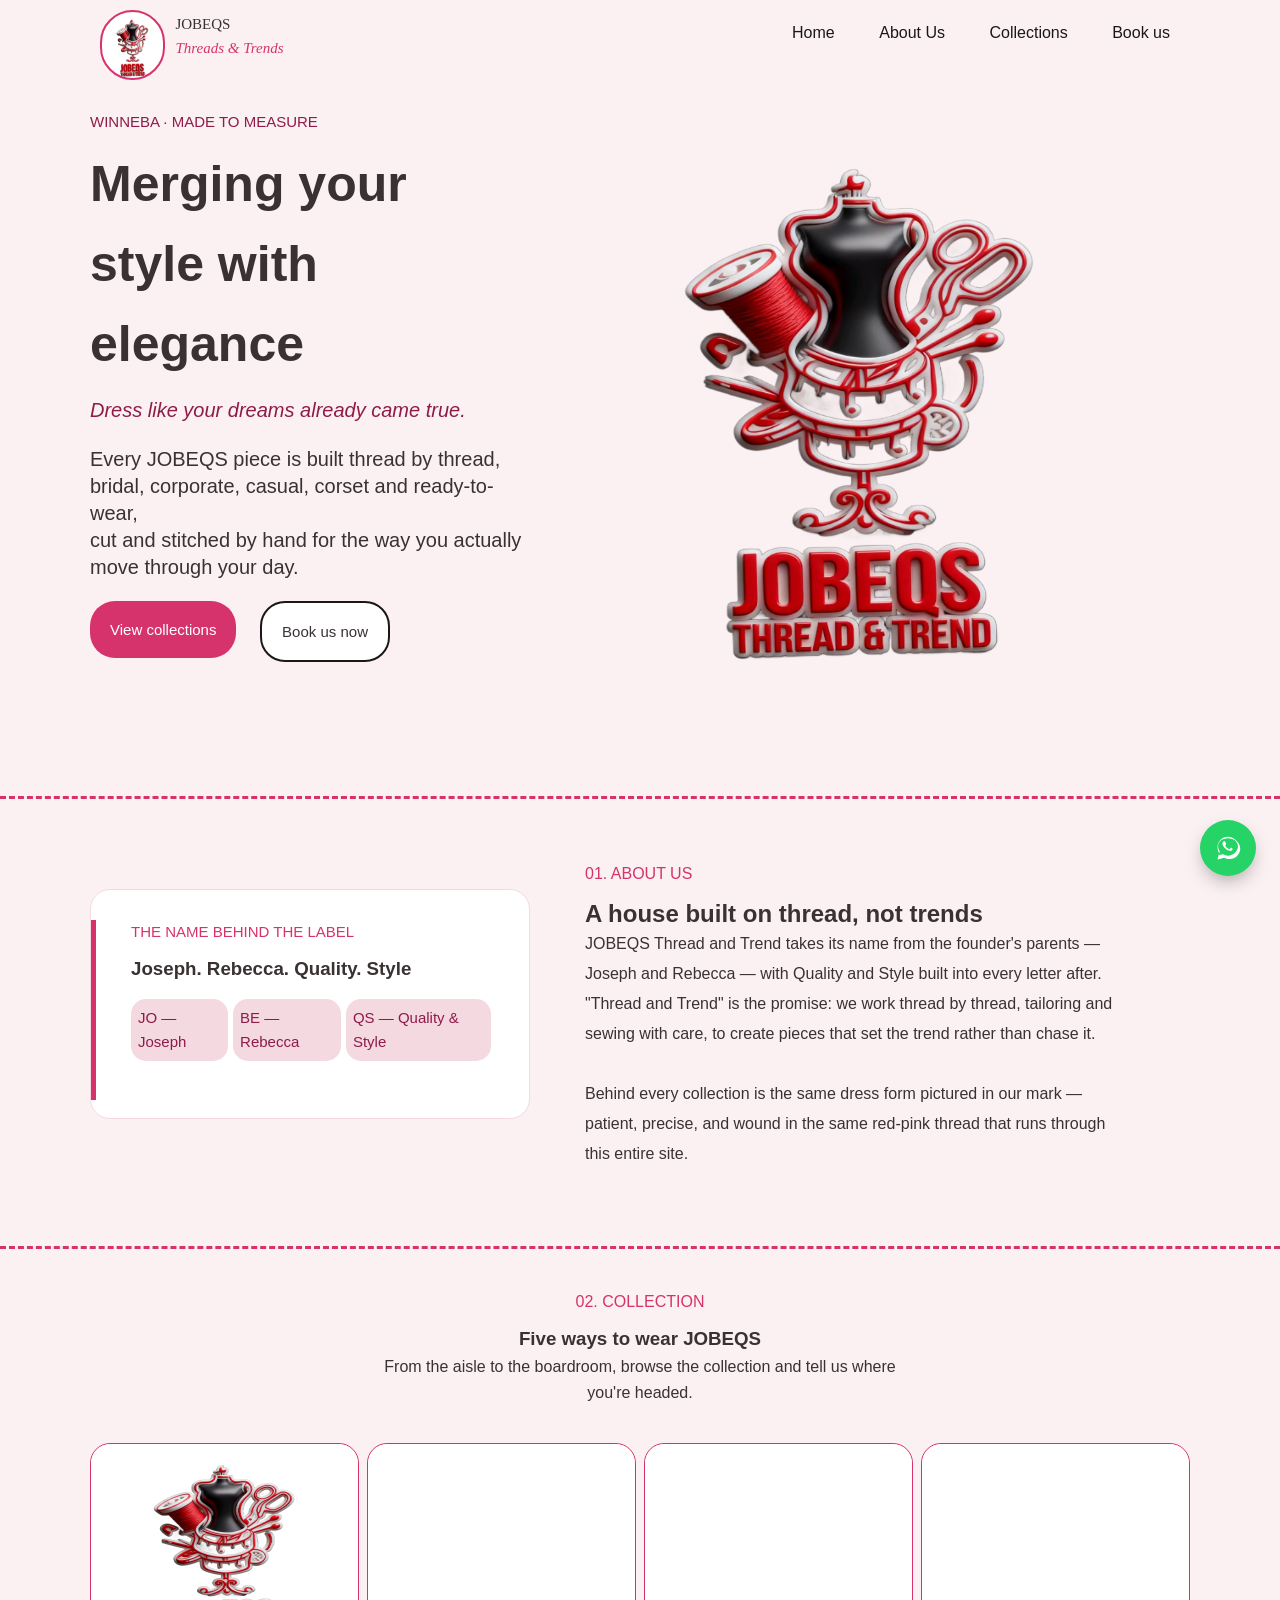
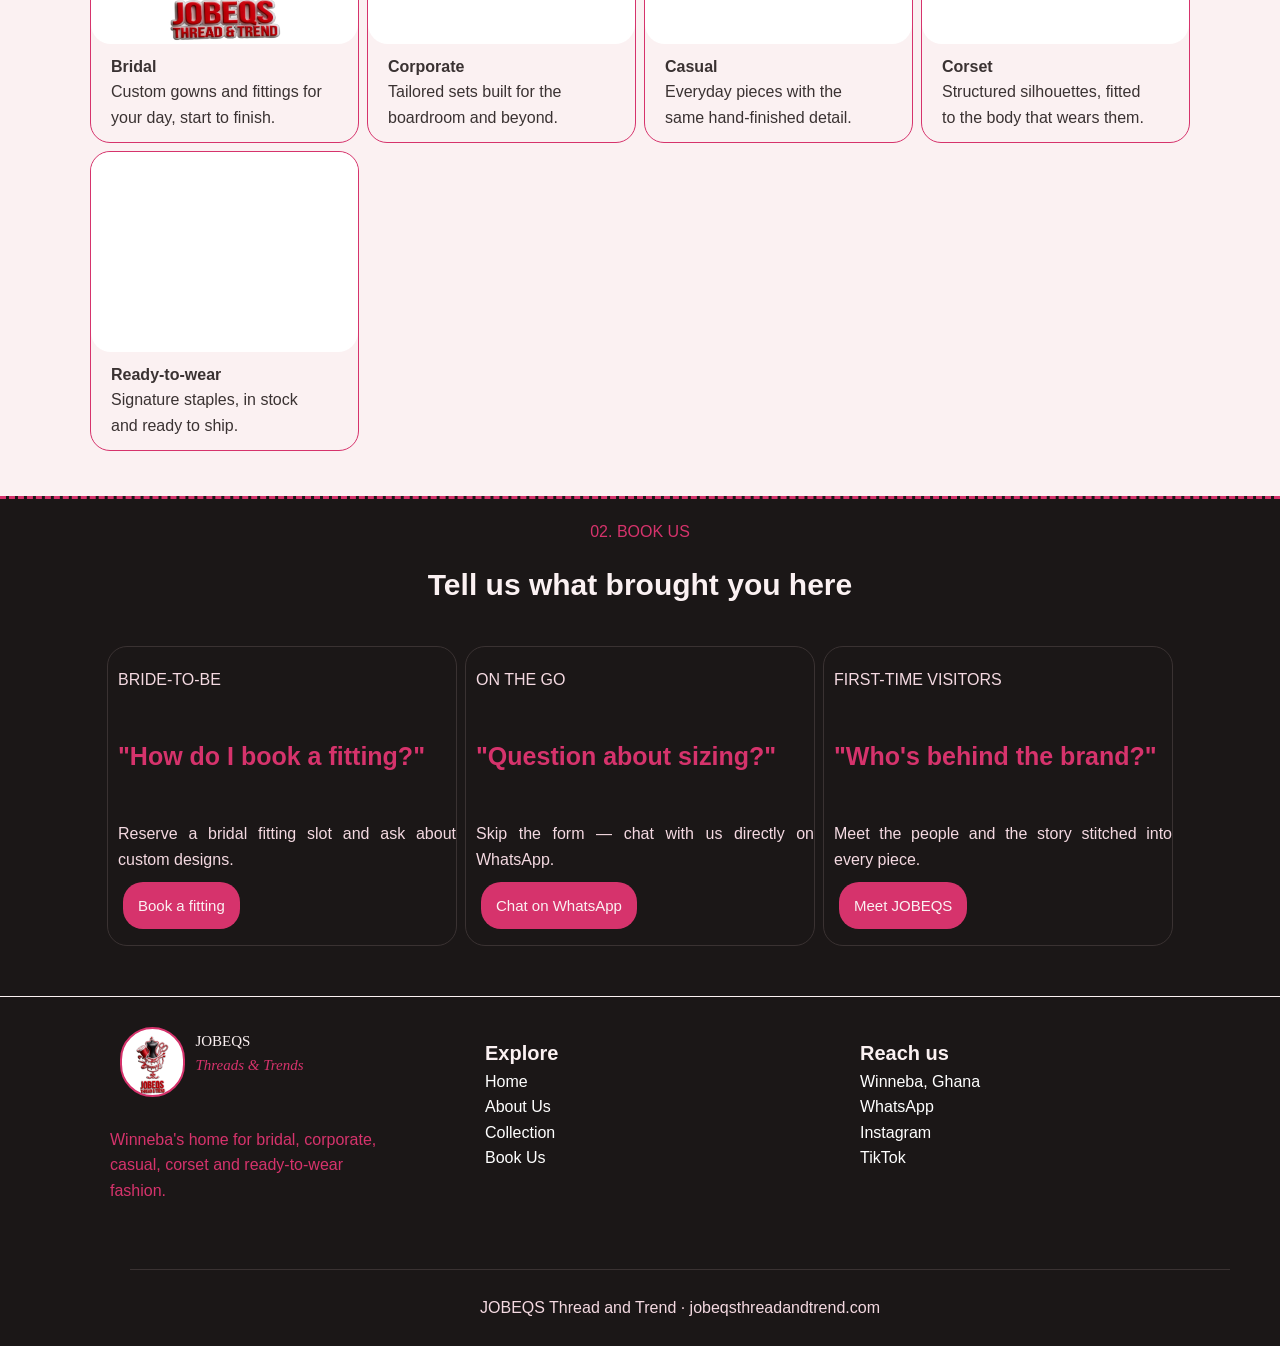
<file: index.html>
<!DOCTYPE html>
<html lang="en">
<head>
    <meta charset="UTF-8">
    <meta name="viewport" content="width=device-width, initial-scale=1.0">
    <meta name="author" content="Samuel Motey Howard">
    <meta name="description" content="JOBEQS Thread Trend — Winneba's bridal boutique, also crafting elegant ready-to-wear, corset & corporate fashion">
    <title>JOBEQS Thread & Trends</title>
    <link rel="stylesheet" href="styles/index.css">
    <link rel="stylesheet" href="styles/index-mini.css">
    <script src="scripts/fashion-nav.js" defer></script>

    <link rel="preconnect" href="https://fonts.googleapis.com">
    <link rel="preconnect" href="https://fonts.gstatic.com" crossorigin>
    <link href="https://fonts.googleapis.com/css2?family=Roboto:ital,wght@0,100..900;1,100..900&display=swap" rel="stylesheet">
</head>
<body>
    <header>
        <div class="fullcontainer">
            <div class="logo">
                <img src="images/20260605_090906.png" alt="jobeqes logo">
                <span>
                    JOBEQS <br>
                    <span class="brand">Threads &amp; Trends</span>
                </span>
            </div>
            
            <div class="nav">
                <a href="#home">Home</a>
                <a href="#aboutus">About Us</a>
                <a href="#collections">Collections</a>
                <a href="#bookus">Book us</a>
            </div>

            <button class="hamburger" aria-label="Toogle Menu" aria-expanded="false">
                <span></span>
                <span></span>
                <span></span>
            </button>
        </div>
    </header>



    <main>
        <section class="home" id="home">
            <div class="fullcontainer">
                <div class="homeinfo">
                    <p class="hometop">
                        WINNEBA &middot; MADE TO MEASURE
                    </p>
                
                    <h1>Merging your <br>
                        style with <br>
                        elegance
                    </h1>
                
                    <p class="homebottom">
                        Dress like your dreams already came true.
                    </p>
                
                    <article>
                        Every JOBEQS piece is built thread by thread, <br>bridal, corporate, casual, corset and ready-to-wear,<br>cut
                        and
                        stitched by
                        hand for the way you actually <br>move through your day.
                    </article>
                
                    <div class="buttons">
                        <a href="#collections" class="viewcollection">
                            <button>View collections</button>
                        </a>
                
                        <a href="#bookus" class="bookfitting">
                            <button>Book us now</button>
                        </a>
                    </div>
                </div>
                
                
                <div class="homeimage">
                    <img src="images/20260605_090906.png" alt="image">
                </div>
            </div>
        </section>
        <br>
        <section class="aboutus" id="aboutus">
            <div class="fullcontainer">
                <div class="fullcontainer">
                    <div class="labelbox">
                        <div class="label">
                            <p class="sectiontitle">THE NAME BEHIND THE LABEL</p>
                            <h3>Joseph. Rebecca. Quality. Style</h3>
                            <span>
                                <p>JO — Joseph</p>
                                <p>BE — Rebecca</p>
                                <p>QS — Quality & Style</p>
                            </span>
                        </div>
                    </div>
                
                    <div class="labelinfo">
                        <p class="sectiontitle">01. ABOUT US</p>
                        <h2>A house built on thread, not trends</h2>
                        <p>JOBEQS Thread and Trend takes its name from the founder's parents — <br>Joseph and Rebecca — with Quality and
                            Style built
                            into every letter after. <br>"Thread and Trend" is the promise: we work thread by thread, tailoring and
                            <br>sewing with care, to
                            create pieces that set the trend rather than chase it.
                            <br><br>
                            Behind every collection is the same dress form pictured in our mark — <br>patient, precise, and wound in the
                            same red-pink
                            thread that runs through <br>this entire site.
                        </p>
                    </div>
                </div>
            </div>
        </section>

        <section class="collections" id="collections">
            <div class="fullcontainer">
                <div class="collectioninfo">
                    <p class="sectiontitle">02. COLLECTION</p>
                    <h3>Five ways to wear JOBEQS</h3>
                    <p>From the aisle to the boardroom, browse the collection and tell us where <br>you're headed.</p>
                </div>
                
                <div class="products">
                    <div class="productcat">
                        <a href="collection-bridal.html">
                            <div class="productimage">
                                <img src="images/20260605_090906.png" alt="image photo">
                            </div>
                            <div class="productinfo">
                                <h4>Bridal</h4>
                                <p>Custom gowns and fittings for <br>your day, start to finish.</p>
                            </div>
                        </a>
                    </div>
                
                    <div class="productcat">
                        <a href="#">
                            <div class="productimage"></div>
                            <div class="productinfo">
                                <h4>Corporate</h4>
                                <p>Tailored sets built for the <br>boardroom and beyond.</p>
                            </div>
                        </a>
                    </div>
                
                    <div class="productcat">
                        <a href="#">
                            <div class="productimage"></div>
                            <div class="productinfo">
                                <h4>Casual</h4>
                                <p>Everyday pieces with the <br>same hand-finished detail.</p>
                            </div>
                        </a>
                    </div>
                
                    <div class="productcat">
                        <a href="#">
                            <div class="productimage"></div>
                            <div class="productinfo">
                                <h4>Corset</h4>
                                <p>Structured silhouettes, fitted <br>to the body that wears them.</p>
                            </div>
                        </a>
                    </div>
                
                    <div class="productcat">
                        <a href="#">
                            <div class="productimage"></div>
                            <div class="productinfo">
                                <h4>Ready-to-wear</h4>
                                <p>Signature staples, in stock <br>and ready to ship.</p>
                            </div>
                        </a>
                    </div>
                </div>
            </div>
        </section>

        <section class="bookus" id="bookus">
            <div class="fullcontainer">
                <p class="sectiontitle">02. BOOK US</p>
                <h3>Tell us what brought you here</h3>
                
                <div class="bookusdiv">
                    <div class="bookusinfo">
                        <p>BRIDE-TO-BE</p>
                        <h3>"How do I book a fitting?"</h3>
                        <p class="bookus-details">Reserve a bridal fitting slot and ask about custom designs.</p>
                        <a href="#">
                            <button>Book a fitting</button>
                        </a>
                    </div>
                
                
                    <div class="bookusinfo">
                        <p>ON THE GO</p>
                        <h3>"Question about sizing?"</h3>
                        <p class="bookus-details">Skip the form — chat with us directly on WhatsApp.</p>
                        <a href="#">
                            <button>Chat on WhatsApp</button>
                        </a>
                    </div>
                
                
                    <div class="bookusinfo">
                        <p>FIRST-TIME VISITORS</p>
                        <h3>"Who's behind the brand?"</h3>
                        <p class="bookus-details">Meet the people and the story stitched into every piece.</p>
                        <a href="#">
                            <button>Meet JOBEQS</button>
                        </a>
                    </div>
                </div>
            </div>
        </section>
    </main>
    

    <footer>
        <section>
            <div class="fullcontainer">
                <div class="footerdiv">
                    <div class="logo">
                        <img src="images/20260605_090906.png" alt="jobeqes logo">
                        <span>
                            JOBEQS <br>
                            <span class="brand">Threads &amp; Trends</span>
                        </span>
                    </div>
                
                    <p>
                        Winneba's home for bridal, corporate,<br>casual, corset and ready-to-wear <br> fashion.
                    </p>
                </div>
                
                <div class="footerdiv">
                    <p class="foot-title">Explore</p>
                    <ul>
                        <a href="#">Home</a>
                        <a href="#">About Us</a>
                        <a href="#">Collection</a>
                        <a href="#">Book Us</a>
                    </ul>
                </div>
                
                <div class="footerdiv">
                    <p class="foot-title">Reach us</p>
                    <ul>
                        <a href="#">Winneba, Ghana</a>
                        <a href="#">WhatsApp</a>
                        <a href="#">Instagram</a>
                        <a href="#">TikTok</a>
                    </ul>
                </div>
                </section>
                
                <div class="footer-email">
                    <p>JOBEQS Thread and Trend · <a href="#">jobeqsthreadandtrend.com</a></p>
                </div>
            </div>
    </footer>
    <a href="https://wa.me/233XXXXXXXXX?text=Hi%20JOBEQS%2C%20I%27d%20like%20to%20enquire%20about..." class="whatsapp-fab"
        target="_blank" rel="noopener" aria-label="Chat with JOBEQS on WhatsApp">
        <svg viewBox="0 0 32 32" width="28" height="28" fill="white">
            <path
                d="M16 3C9.4 3 4 8.4 4 15c0 2.4.7 4.6 1.9 6.5L4 29l7.7-1.9c1.8 1 3.9 1.5 6.3 1.5 6.6 0 12-5.4 12-12S22.6 3 16 3zm0 21.8c-2.1 0-4-.6-5.6-1.6l-.4-.2-4.6 1.2 1.2-4.5-.3-.4C5.2 17.5 4.6 15.8 4.6 14 4.6 8.9 9.7 4.8 16 4.8S27.4 8.9 27.4 14 22.3 24.8 16 24.8zm6.1-8.1c-.3-.2-2-1-2.3-1.1-.3-.1-.5-.2-.7.2-.2.3-.8 1.1-1 1.3-.2.2-.4.2-.7.1-.3-.2-1.4-.5-2.6-1.6-1-.9-1.6-2-1.8-2.3-.2-.3 0-.5.1-.6.1-.1.3-.4.4-.5.1-.2.2-.3.3-.5.1-.2 0-.4 0-.5-.1-.2-.7-1.7-1-2.3-.3-.6-.5-.5-.7-.5h-.6c-.2 0-.5.1-.8.4-.3.3-1 1-1 2.4s1 2.8 1.2 3c.1.2 2 3.1 4.9 4.3.7.3 1.2.5 1.6.6.7.2 1.3.2 1.8.1.5-.1 1.6-.6 1.8-1.3.2-.6.2-1.2.2-1.3-.1-.1-.3-.2-.6-.3z" />
        </svg>
    </a>
</body>
</html>
</file>
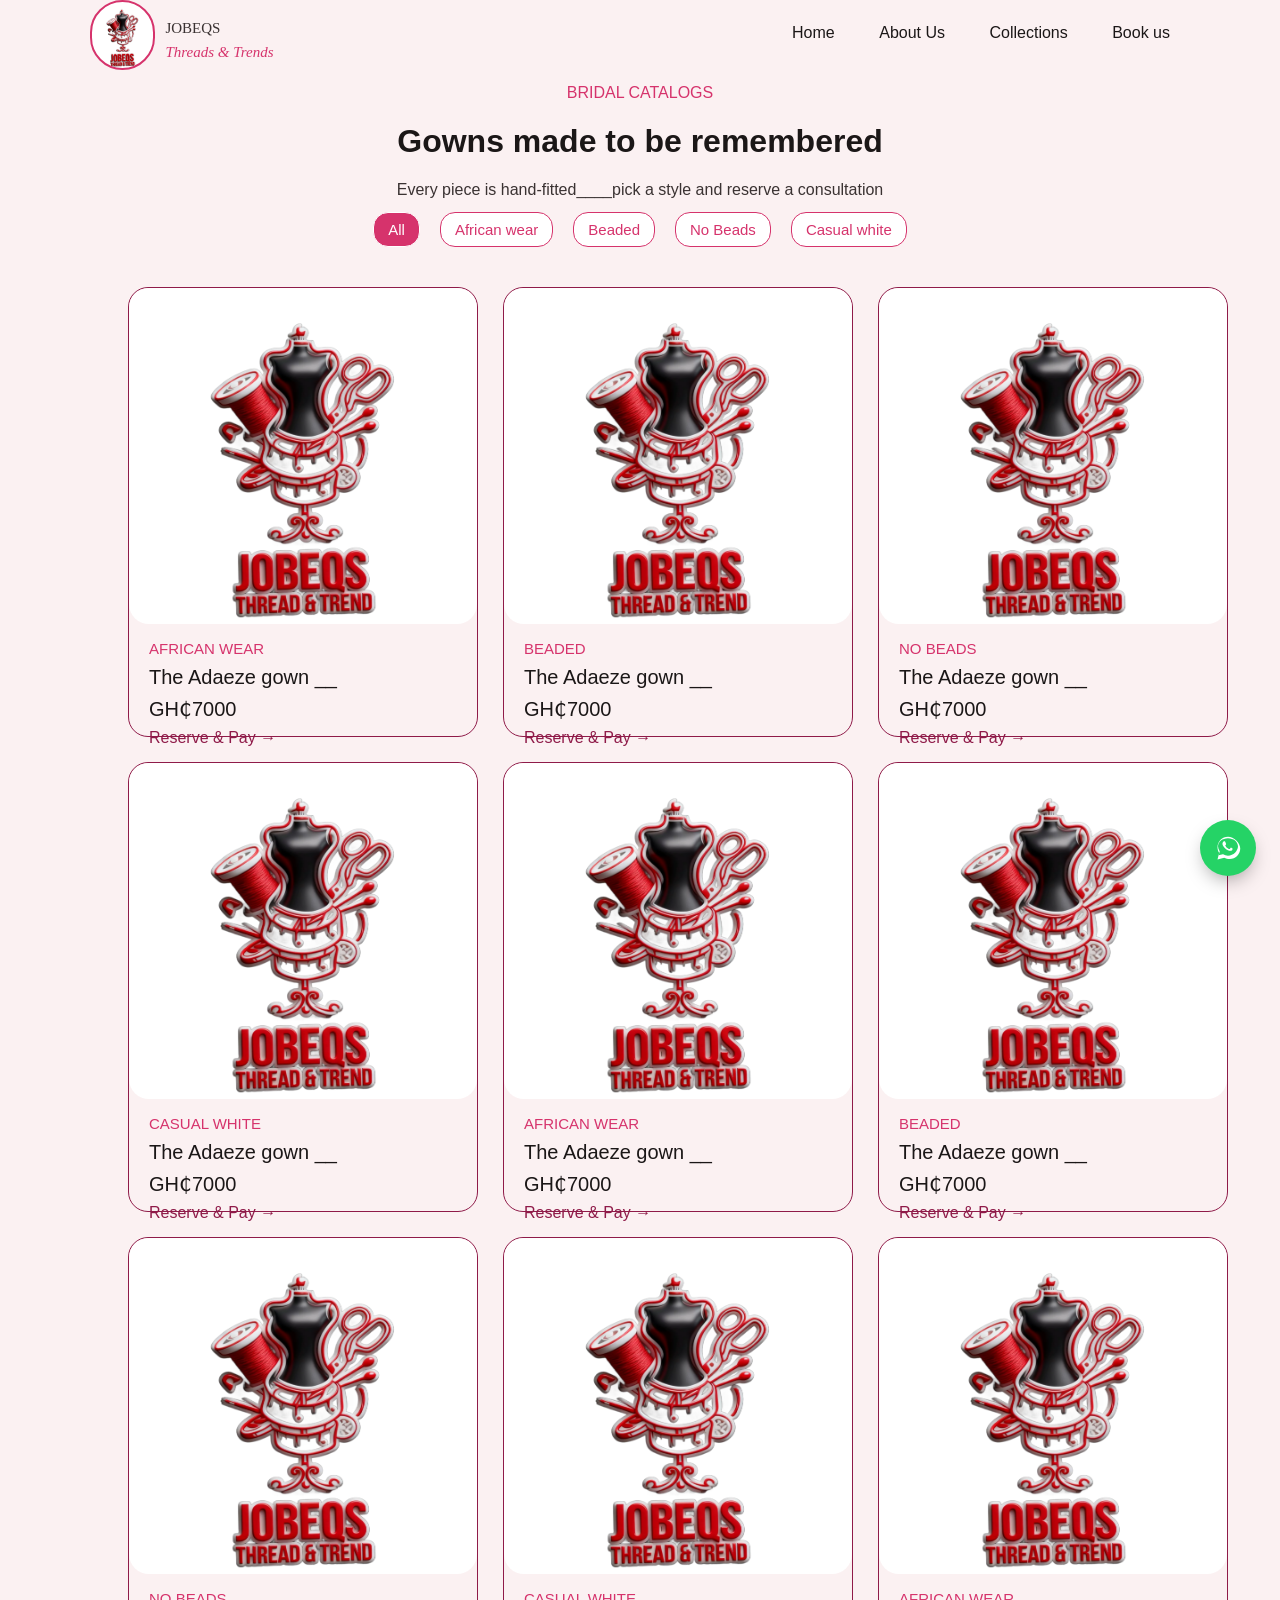
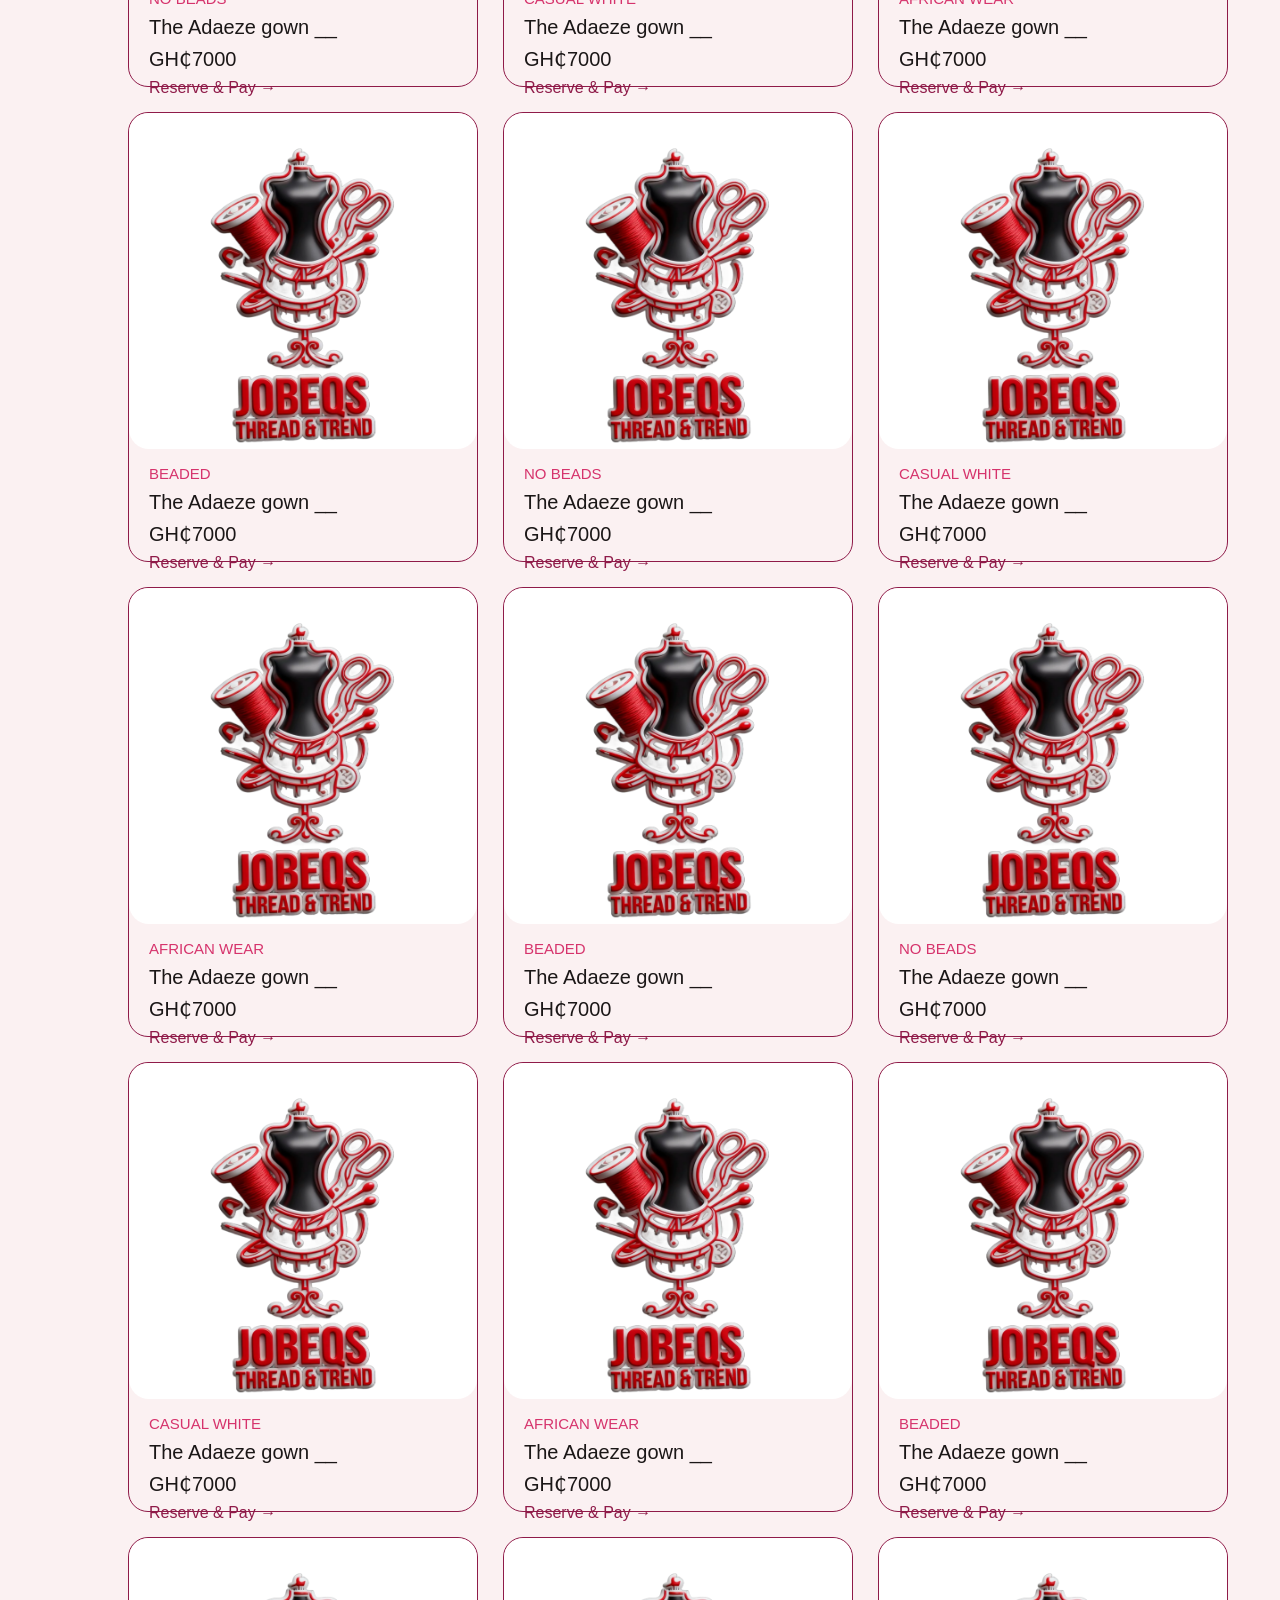
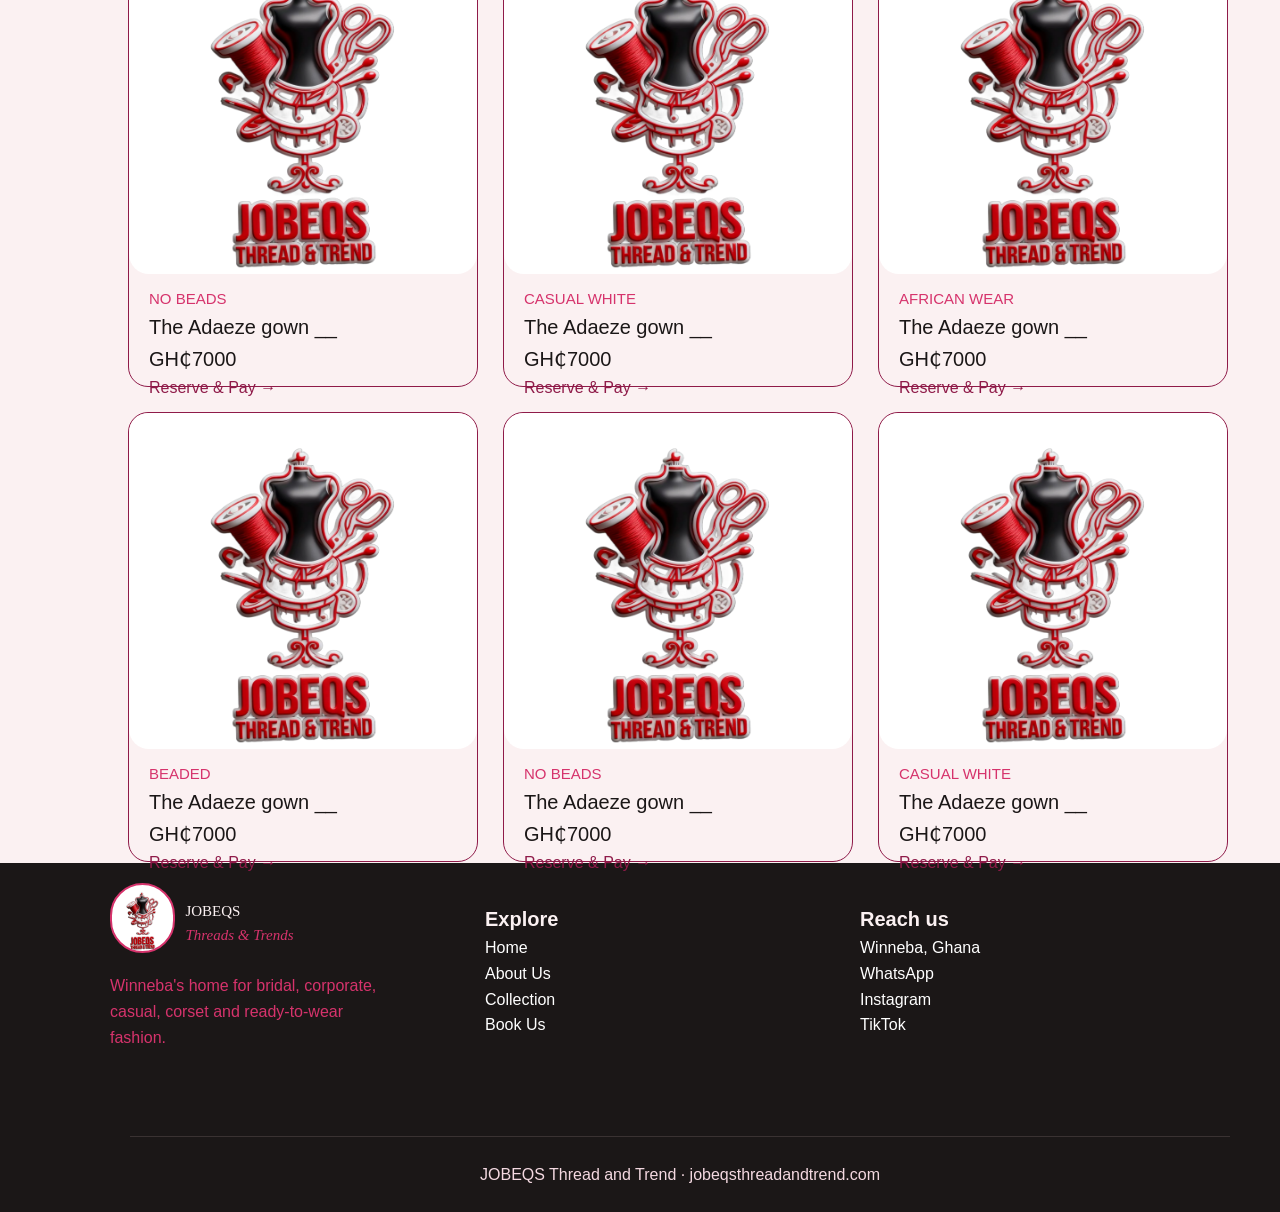
<file: collection-bridal.html>
<!DOCTYPE html>
<html lang="en">
<head>
    <meta charset="UTF-8">
    <meta name="viewport" content="width=device-width, initial-scale=1.0">
    <meta name="author" content="Samuel Motey Howard">
    <meta name="description" content="A collection of all dresses with their respective prices">
    <title>Collections</title>
    <link rel="stylesheet" href="styles/collection-bridal.css">
    <link rel="stylesheet" href="styles/collection-bridal-mini.css">
    <script src="scripts/collection-bridal.js" defer></script>
    <script src="scripts/fashion-nav.js"></script>
</head>
<body>
    <header>
        <div class="fullcontainer">
            <div class="logo">
                <img src="images/20260605_090906.png" alt="jobeqes logo">
                <span>
                    JOBEQS <br>
                    <span class="brand">Threads &amp; Trends</span>
                </span>
            </div>
    
            <div class="nav">
                <a href="#home">Home</a>
                <a href="#aboutus">About Us</a>
                <a href="#collections">Collections</a>
                <a href="#bookus">Book us</a>
            </div>

            <button class="hamburger" aria-label="Toogle Menu" aria-expanded="false">
                <span></span>
                <span></span>
                <span></span>
            </button>
        </div>
    </header>

    <main>
        <div class="bridalintro">
            <p class="sectiontitle">BRIDAL CATALOGS</p>
            <h1>Gowns made to be remembered</h1>
            <p>Every piece is hand-fitted____pick a style and reserve a consultation</p>
            <div class="sort-out">
                <button class="chip active" data-filter="all">All</button>
                <button class="chip" data-filter="african-wear">African wear</button>
                <button class="chip" data-filter="beaded">Beaded</button>
                <button class="chip" data-filter="no-beads">No Beads</button>
                <button class="chip" data-filter="casual-white">Casual white</button>
            </div>
        </div>

        <div class="bridal-content">
            <div class="dress" data-category="african-wear">
                <img src="images/20260605_090906.png" alt="dress image">
                <div class="dress-info">
                    <p class="dress-title">AFRICAN WEAR</p>
                    <p>The Adaeze gown __ GH₵7000</p>
                    <a href="#">Reserve &amp; Pay &rarr;</a>
                </div>
            </div>

            <div class="dress" data-category="beaded">
                <img src="images/20260605_090906.png" alt="dress image">
                <div class="dress-info">
                    <p class="dress-title">BEADED</p>
                    <p>The Adaeze gown __ GH₵7000</p>
                    <a href="#">Reserve &amp; Pay &rarr;</a>
                </div>
            </div>

            <div class="dress" data-category="no-beads">
                <img src="images/20260605_090906.png" alt="dress image">
                <div class="dress-info">
                    <p class="dress-title">NO BEADS</p>
                    <p>The Adaeze gown __ GH₵7000</p>
                    <a href="#">Reserve &amp; Pay &rarr;</a>
                </div>
            </div>

            <div class="dress" data-category="casual-white">
                <img src="images/20260605_090906.png" alt="dress image">
                <div class="dress-info">
                    <p class="dress-title">CASUAL WHITE</p>
                    <p>The Adaeze gown __ GH₵7000</p>
                    <a href="#">Reserve &amp; Pay &rarr;</a>
                </div>
            </div>

            <div class="dress" data-category="african-wear">
                <img src="images/20260605_090906.png" alt="dress image">
                <div class="dress-info">
                    <p class="dress-title">AFRICAN WEAR</p>
                    <p>The Adaeze gown __ GH₵7000</p>
                    <a href="#">Reserve &amp; Pay &rarr;</a>
                </div>
            </div>
            
            <div class="dress" data-category="beaded">
                <img src="images/20260605_090906.png" alt="dress image">
                <div class="dress-info">
                    <p class="dress-title">BEADED</p>
                    <p>The Adaeze gown __ GH₵7000</p>
                    <a href="#">Reserve &amp; Pay &rarr;</a>
                </div>
            </div>
            
            <div class="dress" data-category="no-beads">
                <img src="images/20260605_090906.png" alt="dress image">
                <div class="dress-info">
                    <p class="dress-title">NO BEADS</p>
                    <p>The Adaeze gown __ GH₵7000</p>
                    <a href="#">Reserve &amp; Pay &rarr;</a>
                </div>
            </div>
            
            <div class="dress" data-category="casual-white">
                <img src="images/20260605_090906.png" alt="dress image">
                <div class="dress-info">
                    <p class="dress-title">CASUAL WHITE</p>
                    <p>The Adaeze gown __ GH₵7000</p>
                    <a href="#">Reserve &amp; Pay &rarr;</a>
                </div>
            </div>

            <div class="dress" data-category="african-wear">
                <img src="images/20260605_090906.png" alt="dress image">
                <div class="dress-info">
                    <p class="dress-title">AFRICAN WEAR</p>
                    <p>The Adaeze gown __ GH₵7000</p>
                    <a href="#">Reserve &amp; Pay &rarr;</a>
                </div>
            </div>
            
            <div class="dress" data-category="beaded">
                <img src="images/20260605_090906.png" alt="dress image">
                <div class="dress-info">
                    <p class="dress-title">BEADED</p>
                    <p>The Adaeze gown __ GH₵7000</p>
                    <a href="#">Reserve &amp; Pay &rarr;</a>
                </div>
            </div>
            
            <div class="dress" data-category="no-beads">
                <img src="images/20260605_090906.png" alt="dress image">
                <div class="dress-info">
                    <p class="dress-title">NO BEADS</p>
                    <p>The Adaeze gown __ GH₵7000</p>
                    <a href="#">Reserve &amp; Pay &rarr;</a>
                </div>
            </div>
            
            <div class="dress" data-category="casual-white">
                <img src="images/20260605_090906.png" alt="dress image">
                <div class="dress-info">
                    <p class="dress-title">CASUAL WHITE</p>
                    <p>The Adaeze gown __ GH₵7000</p>
                    <a href="#">Reserve &amp; Pay &rarr;</a>
                </div>
            </div>

            <div class="dress" data-category="african-wear">
                <img src="images/20260605_090906.png" alt="dress image">
                <div class="dress-info">
                    <p class="dress-title">AFRICAN WEAR</p>
                    <p>The Adaeze gown __ GH₵7000</p>
                    <a href="#">Reserve &amp; Pay &rarr;</a>
                </div>
            </div>
            
            <div class="dress" data-category="beaded">
                <img src="images/20260605_090906.png" alt="dress image">
                <div class="dress-info">
                    <p class="dress-title">BEADED</p>
                    <p>The Adaeze gown __ GH₵7000</p>
                    <a href="#">Reserve &amp; Pay &rarr;</a>
                </div>
            </div>
            
            <div class="dress" data-category="no-beads">
                <img src="images/20260605_090906.png" alt="dress image">
                <div class="dress-info">
                    <p class="dress-title">NO BEADS</p>
                    <p>The Adaeze gown __ GH₵7000</p>
                    <a href="#">Reserve &amp; Pay &rarr;</a>
                </div>
            </div>
            
            <div class="dress" data-category="casual-white">
                <img src="images/20260605_090906.png" alt="dress image">
                <div class="dress-info">
                    <p class="dress-title">CASUAL WHITE</p>
                    <p>The Adaeze gown __ GH₵7000</p>
                    <a href="#">Reserve &amp; Pay &rarr;</a>
                </div>
            </div>

            <div class="dress" data-category="african-wear">
                <img src="images/20260605_090906.png" alt="dress image">
                <div class="dress-info">
                    <p class="dress-title">AFRICAN WEAR</p>
                    <p>The Adaeze gown __ GH₵7000</p>
                    <a href="#">Reserve &amp; Pay &rarr;</a>
                </div>
            </div>
            
            <div class="dress" data-category="beaded">
                <img src="images/20260605_090906.png" alt="dress image">
                <div class="dress-info">
                    <p class="dress-title">BEADED</p>
                    <p>The Adaeze gown __ GH₵7000</p>
                    <a href="#">Reserve &amp; Pay &rarr;</a>
                </div>
            </div>
            
            <div class="dress" data-category="no-beads">
                <img src="images/20260605_090906.png" alt="dress image">
                <div class="dress-info">
                    <p class="dress-title">NO BEADS</p>
                    <p>The Adaeze gown __ GH₵7000</p>
                    <a href="#">Reserve &amp; Pay &rarr;</a>
                </div>
            </div>
            
            <div class="dress" data-category="casual-white">
                <img src="images/20260605_090906.png" alt="dress image">
                <div class="dress-info">
                    <p class="dress-title">CASUAL WHITE</p>
                    <p>The Adaeze gown __ GH₵7000</p>
                    <a href="#">Reserve &amp; Pay &rarr;</a>
                </div>
            </div>

            <div class="dress" data-category="african-wear">
                <img src="images/20260605_090906.png" alt="dress image">
                <div class="dress-info">
                    <p class="dress-title">AFRICAN WEAR</p>
                    <p>The Adaeze gown __ GH₵7000</p>
                    <a href="#">Reserve &amp; Pay &rarr;</a>
                </div>
            </div>
            
            <div class="dress" data-category="beaded">
                <img src="images/20260605_090906.png" alt="dress image">
                <div class="dress-info">
                    <p class="dress-title">BEADED</p>
                    <p>The Adaeze gown __ GH₵7000</p>
                    <a href="#">Reserve &amp; Pay &rarr;</a>
                </div>
            </div>
            
            <div class="dress" data-category="no-beads">
                <img src="images/20260605_090906.png" alt="dress image">
                <div class="dress-info">
                    <p class="dress-title">NO BEADS</p>
                    <p>The Adaeze gown __ GH₵7000</p>
                    <a href="#">Reserve &amp; Pay &rarr;</a>
                </div>
            </div>
            
            <div class="dress" data-category="casual-white">
                <img src="images/20260605_090906.png" alt="dress image">
                <div class="dress-info">
                    <p class="dress-title">CASUAL WHITE</p>
                    <p>The Adaeze gown __ GH₵7000</p>
                    <a href="#">Reserve &amp; Pay &rarr;</a>
                </div>
            </div>
        </div>
    </main>

    <footer>
        <section>
            <div class="fullcontainer">
                <div class="footerdiv">
                    <div class="logo">
                        <img src="images/20260605_090906.png" alt="jobeqes logo">
                        <span>
                            JOBEQS <br>
                            <span class="brand">Threads &amp; Trends</span>
                        </span>
                    </div>
    
                    <p>
                        Winneba's home for bridal, corporate,<br>casual, corset and ready-to-wear <br> fashion.
                    </p>
                </div>
    
                <div class="footerdiv">
                    <p class="foot-title">Explore</p>
                    <ul>
                        <a href="#">Home</a>
                        <a href="#">About Us</a>
                        <a href="#">Collection</a>
                        <a href="#">Book Us</a>
                    </ul>
                </div>
    
                <div class="footerdiv">
                    <p class="foot-title">Reach us</p>
                    <ul>
                        <a href="#">Winneba, Ghana</a>
                        <a href="#">WhatsApp</a>
                        <a href="#">Instagram</a>
                        <a href="#">TikTok</a>
                    </ul>
                </div>
        </section>
    
        <div class="footer-email">
            <p>JOBEQS Thread and Trend · <a href="#">jobeqsthreadandtrend.com</a></p>
        </div>
        </div>
    </footer>
    <a href="https://wa.me/233XXXXXXXXX?text=Hi%20JOBEQS%2C%20I%27d%20like%20to%20enquire%20about..." class="whatsapp-fab"
        target="_blank" rel="noopener" aria-label="Chat with JOBEQS on WhatsApp">
        <svg viewBox="0 0 32 32" width="28" height="28" fill="white">
            <path
                d="M16 3C9.4 3 4 8.4 4 15c0 2.4.7 4.6 1.9 6.5L4 29l7.7-1.9c1.8 1 3.9 1.5 6.3 1.5 6.6 0 12-5.4 12-12S22.6 3 16 3zm0 21.8c-2.1 0-4-.6-5.6-1.6l-.4-.2-4.6 1.2 1.2-4.5-.3-.4C5.2 17.5 4.6 15.8 4.6 14 4.6 8.9 9.7 4.8 16 4.8S27.4 8.9 27.4 14 22.3 24.8 16 24.8zm6.1-8.1c-.3-.2-2-1-2.3-1.1-.3-.1-.5-.2-.7.2-.2.3-.8 1.1-1 1.3-.2.2-.4.2-.7.1-.3-.2-1.4-.5-2.6-1.6-1-.9-1.6-2-1.8-2.3-.2-.3 0-.5.1-.6.1-.1.3-.4.4-.5.1-.2.2-.3.3-.5.1-.2 0-.4 0-.5-.1-.2-.7-1.7-1-2.3-.3-.6-.5-.5-.7-.5h-.6c-.2 0-.5.1-.8.4-.3.3-1 1-1 2.4s1 2.8 1.2 3c.1.2 2 3.1 4.9 4.3.7.3 1.2.5 1.6.6.7.2 1.3.2 1.8.1.5-.1 1.6-.6 1.8-1.3.2-.6.2-1.2.2-1.3-.1-.1-.3-.2-.6-.3z" />
        </svg>
    </a>
</body>
</html>
</file>
<file: styles/index.css>
*{
    margin: 0;
    padding: 0;
    box-sizing: border-box;
}

:root {
    --blush: #FBF1F2;
    --paper: #FFFFFF;
    --pink-mist: #F4D9E1;
    --rose: #D6336C;
    --rose-deep: #8F1B49;
    --ink: #1B1717;
    --ink-soft: #3A3232;
    --thread: repeating-linear-gradient(90deg, var(--rose) 0 10px, transparent 10px 18px);
}

html{
    scroll-behavior: smooth;
}

body{
    background-color: var(--blush);
    color: var(--ink-soft);
    font-family: 'Roboto', sans-serif;
    line-height: 1.6;
}

header,main,footer{
    width: 100%;
    height: auto;
    margin: 0 auto;
    font-family: 'Gill Sans', 'Gill Sans MT', Calibri, 'Trebuchet MS', sans-serif;
    
}

.fullcontainer{
    min-width: 1100px;
    height: 100%;
    margin: 0 auto;
    display: flex;
    flex-direction: column;
    justify-content: space-between;
}

header{
    position: sticky;
    top: 0;
    z-index: 50;
    height: 70px;
    display: flex;
    flex-direction: row;
    justify-content: space-between;
    background: #FBF1F2;
}

.logo{
    display: flex;
    flex-direction: row;
    width: 40%;
    height: 100%;
    gap: 0.65em;
    margin: 10px;
}

.logo img{
    border: 2px solid var(--rose);
    border-radius: 35px;
    width: 65px;
    height: 100%;
    background: var(--paper);
}

.logo span{
    margin-top: 2px;
    font-family: "Fraunces";
    font-size: 15px;
}

.logo .brand{
    font-family: "Cormorant Garamond";
    color: var(--rose);
    font-style: italic;
}

.nav {
    padding-top: 20px;
}

.nav a{
    padding: 20px;
    text-decoration: none;
    color: var(--ink);
    font-size: 16px;
    font-family: "Work Sans", Arial, sans-serif;
    cursor: pointer;
}

.hamburger {
    display: none;
    flex-direction: column;
    justify-content: space-between;
    width: 26px;
    height: 20px;
    background: none;
    border: none;
    cursor: pointer;
    padding: 0;
    margin-top: 24px;
    margin-left: 150px;
}

.hamburger span {
    display: block;
    height: 2px;
    width: 100%;
    background: var(--ink);
    border-radius: 2px;
}

main{
    display: flex;
    flex-direction: column;
}

main section{
    /* border: 1px solid red; */
    height: 700px;
}
.home {
    display: flex;
    flex-direction: row;
    /* border: 1px solid red; */
}

.homeinfo {
    width: 40%;
    height: 560px;
    margin-top: 40px;
}

.homeimage {
    width: 60%;
    height: 560px;
    margin-top: 40px;
}

.homeimage img {
    height: 100%;
    width: 100%;
}

.home p {
    color: var(--rose-deep);
    font-size: 15px;
    padding-bottom: 10px;
}

.home h1 {
    padding-bottom: 10px;
    font-size: 50px;
    font-family: "Work Sans", Arial, sans-serif;
}

.home .homebottom {
    font-style: italic;
    font-size: 20px;
}

.buttons {
    width: 300px;
    display: flex;
    flex-direction: row;
    justify-content: space-between;
    margin-top: 20px;
}

.buttons button {
    border-radius: 25px;
    padding: 20px;
    font-size: 15px;
}

.viewcollection button {
    background-color: var(--rose);
    color: #FFFFFF;
    border: none;
    cursor: pointer;
}

.bookfitting button {
    background-color: var(--paper);
    border: 2px solid #1B1717;
    color: #3A3232;
    cursor: pointer;
}

.home article {
    margin-top: 10px;
    line-height: 27px;
    font-size: 20px;
}

.aboutus{
    border-top: 3px dashed #D6336C;
    display: flex;
    flex-direction: row;
    height: 450px;
}

.aboutus .labelbox{
    border: 1px solid #F4D9E1;
    width: 40%;
    height: 230px;
    margin-top: 90px;
    background: var(--paper);
    border-radius: 20px;

}

.aboutus .labelinfo {
    width: 55%;
    height: 320px;
    margin-top: 60px;
    margin-left: 50px;
    line-height: 30px;
}

.sectiontitle{
    color: var(--rose);
    padding-bottom: 10px;
}

.label{
    margin-top: 30px;
    width: 400px;
    height: 180px;
    border-left: 5px solid #D6336C;
    padding-left: 35px;
}

.label p{
    font-size: 15px;
}


.label span{
    display: flex;
    flex-direction: row;
    gap: 5px;
    margin-top: 15px;
}

.label span p{
    background: var(--pink-mist);
    color: var(--rose-deep);
    padding: 7px;
    border-radius: 15px;
}

.collections{
    border-top: 3px dashed #D6336C;
    height: 850px

}

.collections .fullcontainer{
    display: flex;
    flex-direction: column;
}

.collectioninfo{
    margin-top: 40px;
    height: 15%;
}

.collectioninfo h3{
    text-align: center;
}

.collectioninfo p{
    text-align: center;
}

.products{
    height: 70%;
    display: grid;
    grid-template-columns: repeat(4, 1fr);
    gap: 8px;
    margin-bottom: 60px;
}

.products .productcat{
    border: 1px solid #D6336C;
    width: 269px;
    height: 300px;
    display: flex;
    flex-direction: column;
    border-radius: 20px;
    cursor: pointer;
}

.productcat a{
    text-decoration: none;
    color: var(--ink-soft);
}

.productimage{
    border-radius: 20px;
    background: var(--paper);
    height: 70%;
    height: 200px;

}

.productimage img{
    width: 100%;
    height: 100%;
}

.productinfo{
    height: 30%;
    padding: 10px 0 0 20px;
}

.bookus{
    border-top: 3px dashed #D6336C;
    background: var(--ink);
    height: 500px;
}

.bookus .fullcontainer{
    display: flex;
    flex-direction: column;
}

.bookus p{
    text-align: center;
    padding-top: 20px;
}

.bookus h3{
    text-align: center;
    color: var(--blush);
    font-size: 30px;
    margin-bottom: 30px;
}

.bookusdiv{
    display: flex;
    flex-direction: row;
    justify-content: center;
    gap: 8px;
    margin-bottom: 50px;
}

.bookusinfo{
    border: 1px solid #3A3232;
    width: 350px;
    height: 300px;
    display: flex;
    flex-direction: column;
    border-radius: 20px;
    cursor: pointer;
}

.bookusinfo p{
    color: var(--pink-mist);
    text-align: justify;
    padding-left: 10px;
    padding-bottom: 10px;
}

.bookusinfo h3 {
    color: var(--rose);
    text-align: left;
    font-size: 25px;
    line-height: normal;
    padding-left:10px;
    margin-top: 40px;
}

/* .bookusinfo .bookus-details{
    margin-bottom: 50px;
} */

.bookusinfo a{
    padding-left: 15px;
}

.bookusinfo button{
    padding: 15px;
    font-size: 15px;
    border-radius: 20px;
    border: none;
    color: var(--blush);
    background: var(--rose);
}

footer{
    border-top: 0.5px solid #FBF1F2;
    height: 350px;
    background: var(--ink);    
}



footer section{
    width: 100%;
    height: 78%;
    display: flex;
    flex-direction: row;
    gap: 23px;
}

footer .footerdiv{

    width: 350px;
    height: 270px;
    padding: 20px;
}

.footer-email{
    
    width: 100%;
    height: 22%;
    color:var(--pink-mist);
    text-align: center;
    padding-top: 25px;
}

.footer-email p a{
    color: var(--pink-mist);
    text-decoration: none;
}

footer .footer-email{
    border-top: 1px solid #3A3232;
    width: 1100px;
    margin-left: 130px;
}

.footerdiv .logo{
    width: 100%;
    height: 70px;
}

.footerdiv p{
    padding-top: 20px;
    color: var(--rose);
}

.footerdiv .foot-title{
    color: var(--blush);
    font-size: 20px;
    font-weight: 800;
}

.footerdiv ul a{
    color: var(--paper);
    display: flex;
    flex-direction: row;
    text-decoration: none;
}

.footerdiv .logo span {
    color: var(--blush);
}

.footerdiv .logo .brand {
    color: var(--rose);
}

.whatsapp-fab {
    position: fixed;
    bottom: 24px;
    right: 24px;
    width: 56px;
    height: 56px;
    background: #25D366;
    border-radius: 50%;
    display: flex;
    align-items: center;
    justify-content: center;
    box-shadow: 0 8px 20px -6px rgba(0, 0, 0, .4);
    z-index: 999;
    transition: transform .2s ease;
}

.whatsapp-fab:hover {
    transform: scale(1.08);
}
</file>
<file: styles/index-mini.css>
.fullcontainer {
    width: 100%;
    max-width: 1100px;
    margin: 0 auto;
    display: flex;
    flex-direction: row;
    justify-content: space-between;
  
}



@media (max-width: 768px) {

    .fullcontainer {
        min-width: 0;
        padding: 0 20px;
    }

    header .fullcontainer {
        flex-wrap: wrap;
        position: relative;
    }

    .nav {
        display: none;
        width: 100%;
        flex-direction: column;
        padding-top: 0;
        position: absolute;
        top: 70px;
        left: 0;
        background: var(--blush);
        border-top: 1px solid var(--pink-mist);
        border-bottom: 1px solid var(--pink-mist);
    }

    .nav.open {
        display: flex;
    }

    .nav a {
        padding: 14px 20px;
        border-bottom: 1px solid var(--pink-mist);
    }

    .hamburger {
        display: flex;
    }

    main section {
        height: auto;
        padding: 40px 0;
    }

    .home {
        flex-direction: column;
    }

    .home .fullcontainer{
        display: flex;
        flex-direction: column ;
    }

    .homeinfo,
    .homeimage {
        width: 100%;
        height: auto;
        margin-top: 20px;
    }

    .home h1 {
        font-size: 32px;
    }

    .home article,
    .home br {
        display: inline;
    }

    .buttons {
        width: 100%;
        flex-direction: column;
        gap: 12px;
    }

    .buttons a,
    .buttons button {
        width: 100%;
    }

    .aboutus {
        height: auto;
    }

    .aboutus .fullcontainer {
        flex-direction: column;
    }

    .aboutus .labelbox,
    .aboutus .labelinfo {
        width: 100%;
        height: auto;
        margin-top: 30px;
        margin-left: 0;
    }

    .label {
        width: 100%;
        height: auto;
        padding-bottom: 8px;
    }

    .collections {
        height: auto;
    }

    .products {
        grid-template-columns: 1fr;
        height: auto;
    }

    .products .productcat {
        width: 100%;
    }

    .bookus {
        height: auto;
    }

    .bookusdiv {
        flex-direction: column;
        align-items: center;
    }

    .bookusinfo {
        width: 100%;
        max-width: 400px;
        height: auto;
        padding-bottom: 20px;
    }

    footer {
        height: auto;
    }

    footer .fullcontainer{
        display: flex;
        flex-direction: row;
        justify-content: space-between;
    }

    footer section {
        flex-direction: column;
        height: auto;
        gap: 0;
    }

    footer .footerdiv {
        width: 100%;
        height: auto;
    }

    footer .footer-email {
        width: 100%;
        margin-left: 0;
    }
}
</file>
<file: styles/collection-bridal.css>
* {
    margin: 0;
    padding: 0;
    box-sizing: border-box;
}

:root {
    --blush: #FBF1F2;
    --paper: #FFFFFF;
    --pink-mist: #F4D9E1;
    --rose: #D6336C;
    --rose-deep: #8F1B49;
    --ink: #1B1717;
    --ink-soft: #3A3232;
    --thread: repeating-linear-gradient(90deg, var(--rose) 0 10px, transparent 10px 18px);
}

html {
    scroll-behavior: smooth;
}

body {
    background-color: var(--blush);
    color: var(--ink-soft);
    font-family: 'Roboto', sans-serif;
    line-height: 1.6;
}

header,
main,
footer {
    width: 100%;
    height: auto;
    margin: 0 auto;
    font-family: 'Gill Sans', 'Gill Sans MT', Calibri, 'Trebuchet MS', sans-serif;
    
}

.fullcontainer {
    width: 1100px;
    height: 100%;
    margin: 0 auto;
    display: flex;
    flex-direction: row;
    justify-content: space-between;
}

header {
    position: sticky;
    top: 0;
    z-index: 50;
    height: 70px;
    display: flex;
    flex-direction: row;
    justify-content: space-between;
    background: #FBF1F2;
}

.logo {
    display: flex;
    flex-direction: row;
    width: 30%;
    height: 100%;
    gap: 0.65em
}

.logo img {
    border: 2px solid var(--rose);
    border-radius: 35px;
    width: 65px;
    height: 100%;
    background: var(--paper);
}

.logo span {
    margin-top: 16px;
    font-family: "Fraunces";
    font-size: 15px;
}

.logo .brand {
    font-family: "Cormorant Garamond";
    color: var(--rose);
    font-style: italic;  
}

.nav {
    padding-top: 20px;
}

.nav a {
    padding: 20px;
    text-decoration: none;
    color: var(--ink);
    font-size: 16px;
    font-family: "Work Sans", Arial, sans-serif;
    cursor: pointer;
}

.hamburger {
    display: none;
    flex-direction: column;
    justify-content: space-between;
    width: 26px;
    height: 20px;
    background: none;
    border: none;
    cursor: pointer;
    padding: 0;
    margin-top: 24px;
}

.hamburger span {
    display: block;
    height: 2px;
    width: 100%;
    background: var(--ink);
    border-radius: 2px;
}

main{
    display: flex;
    flex-direction: column;    
}



.bridalintro{
    width: 1100px;
    height: 100%;
    margin: 0 auto;
}

.bridalintro h1{
    text-align: center;
    color: var(--ink);
}

.bridalintro p{
    text-align: center;
    color: var(--ink-soft);
    padding: 10px;
}

.bridalintro .sectiontitle{
    color: var(--rose);
    padding-bottom: 10px;
    text-align: center;
}

.sort-out{
    width: 100%;
    height: 35px;
    display: flex;
    justify-content: center;
    gap: 20px;
    
}

.sort-out button{
    padding: 8px 14px 12px 14px;
    cursor: pointer;
    background: var(--paper);
    color: var(--rose);
    border: 1px solid ;
    border-radius: 15px;
    font-size:15px;
}

.sort-out button.active {
    background: var(--rose);
    color: #FFFFFF;
}

.bridal-content{
    width: 80%;
    height: 100%;
    display: grid;
    grid-template-columns: 1fr 1fr 1fr;
    gap: 25px;
    padding-top: 40px;
    margin: 0 auto;
}

.bridal-content .dress{
    width: 350px;
    height: 450px;
    border: 1px solid#8F1B49;
    margin: 0 auto;
    border-radius: 20px ;
}

.dress img{
    width: 100%;
    height: 75%;
    background: var(--paper);
    border-radius: 20px;
}

.dress .dress-info{
    width: 90%;
    height: 25%;
    padding: 5px 20px 10px ;
}

.dress-info .dress-title{
    color: var(--rose);
    font-size: 15px;
}

.dress-info p{
    color: var(--ink);
    font-size: 20px;
}

.dress-info a{
    text-decoration: none;
    color: var(--rose-deep);
}

footer {
    border-top: 0.5px solid #FBF1F2;
    height: 350px;
    background: var(--ink);
}



footer section {
    width: 100%;
    height: 78%;
    display: flex;
    flex-direction: row;
    gap: 23px;
}

footer .footerdiv {

    width: 350px;
    height: 270px;
    padding: 20px;
}

.footerdiv .logo span{
    color: var(--blush);
}

.footerdiv .logo .brand{
    color: var(--rose);
}

.footer-email {

    width: 100%;
    height: 22%;
    color: var(--pink-mist);
    text-align: center;
    padding-top: 25px;
}

.footer-email p a {
    color: var(--pink-mist);
    text-decoration: none;
}

footer .footer-email {
    border-top: 1px solid #3A3232;
    width: 1100px;
    margin-left: 130px;
}

.footerdiv .logo {
    width: 100%;
    height: 70px;
}

.footerdiv p {
    padding-top: 20px;
    color: var(--rose);
}

.footerdiv .foot-title {
    color: var(--blush);
    font-size: 20px;
    font-weight: 800;
}

.footerdiv ul a {
    color: var(--paper);
    display: flex;
    flex-direction: row;
    text-decoration: none;
}

.whatsapp-fab {
    position: fixed;
    bottom: 24px;
    right: 24px;
    width: 56px;
    height: 56px;
    background: #25D366;
    border-radius: 50%;
    display: flex;
    align-items: center;
    justify-content: center;
    box-shadow: 0 8px 20px -6px rgba(0, 0, 0, .4);
    z-index: 999;
    transition: transform .2s ease;
}

.whatsapp-fab:hover {
    transform: scale(1.08);
}
</file>
<file: styles/collection-bridal-mini.css>
.fullcontainer {
    width: 100%;
    max-width: 1100px;
    margin: 0 auto;
}

.bridalintro {
    width: 100%;
    max-width: 1100px;
    margin: 0 auto;
}

@media (max-width: 768px) {

    header .fullcontainer {
        flex-wrap: wrap;
        position: relative;
    }

    .nav {
        display: none;
        width: 100%;
        flex-direction: column;
        padding-top: 0;
        position: absolute;
        top: 70px;
        left: 0;
        background: var(--blush);
        border-top: 1px solid var(--pink-mist);
        border-bottom: 1px solid var(--pink-mist);
    }

    .nav.open {
        display: flex;
    }

    .nav a {
        padding: 14px 20px;
        border-bottom: 1px solid var(--pink-mist);
    }

    .hamburger {
        display: flex;
        flex-direction: column;
        justify-content: space-between;
        width: 26px;
        height: 20px;
        background: none;
        border: none;
        cursor: pointer;
        padding: 0;
        margin-top: 24px;
    }

    .hamburger span {
        display: block;
        height: 2px;
        width: 100%;
        background: var(--ink);
        border-radius: 2px;
    }

    .bridalintro,
    .bridal-content {
        padding-left: 20px;
        padding-right: 20px;
    }

    .sort-out {
        flex-wrap: wrap;
        height: auto;
        gap: 10px;
    }

    .bridal-content {
        width: 100%;
        grid-template-columns: 1fr;
        gap: 16px;
    }

    .bridal-content .dress {
        width: 100%;
        height: auto;
    }

    .dress img {
        height: 240px;
    }

    
    footer section {
        flex-direction: column;
        height: auto;
        gap: 0;
    }

    footer .footerdiv {
        width: 100%;
    }

    footer .footer-email {
        width: 100%;
        margin-left: 0;
    }
}
</file>
